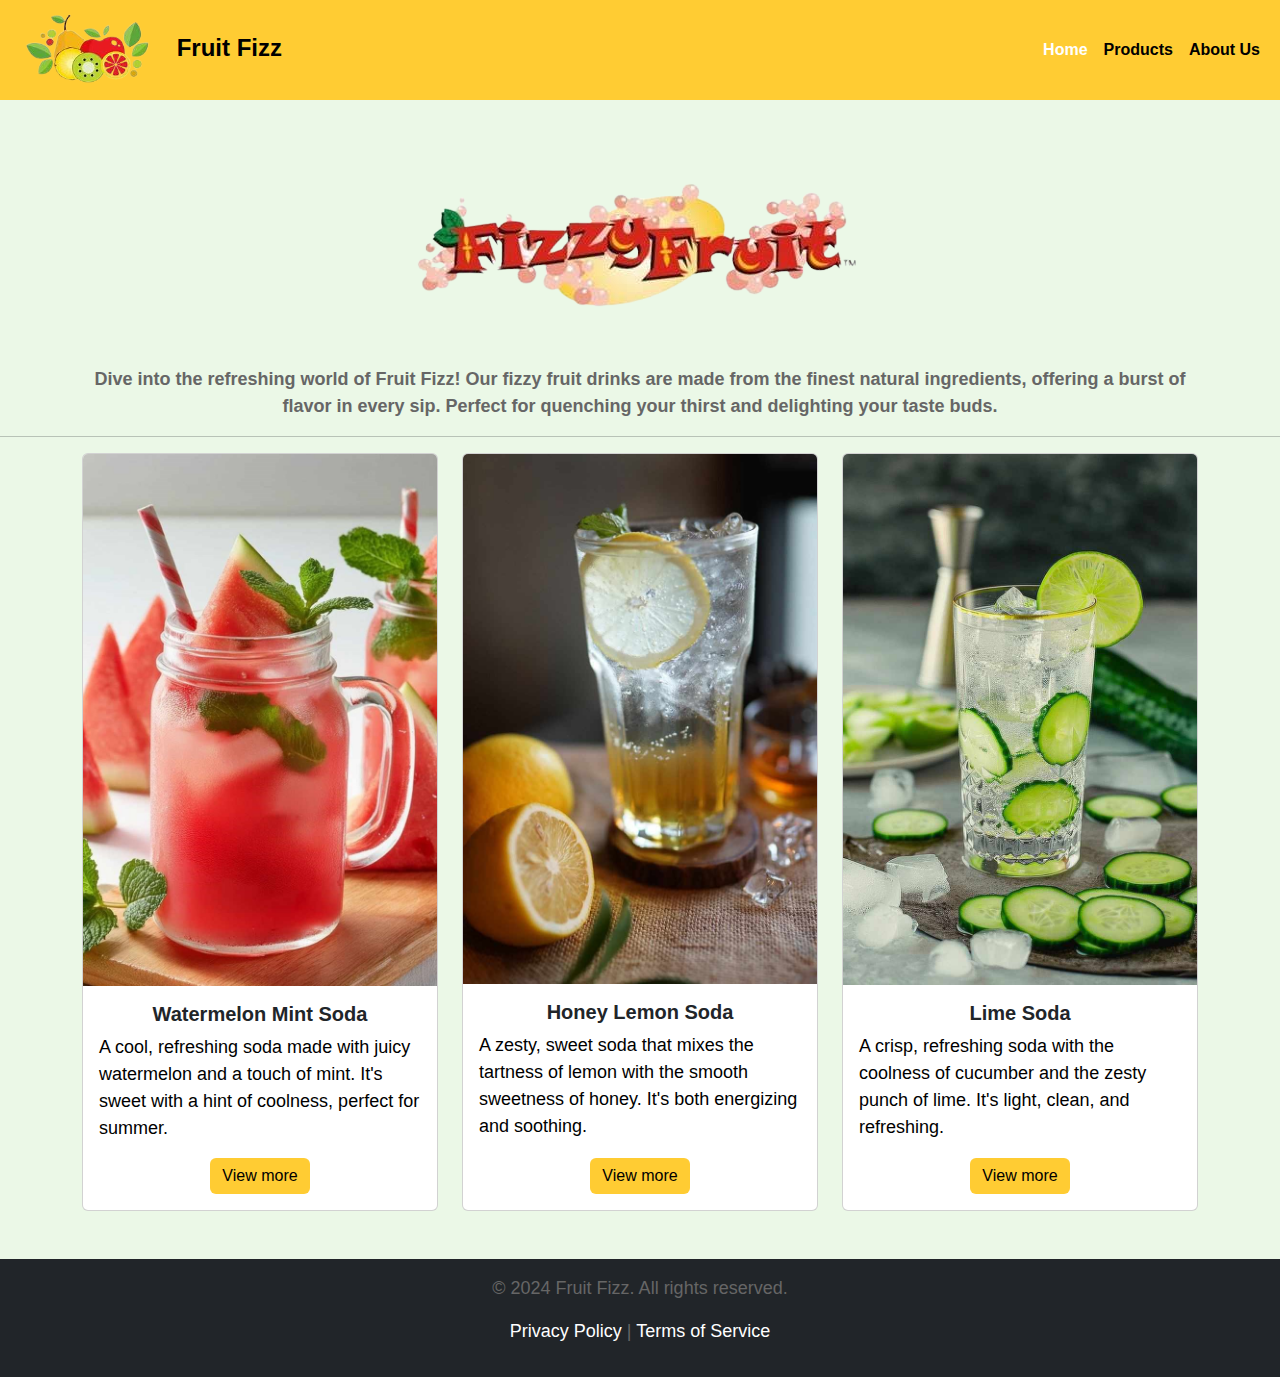
<file: index.html>
<!DOCTYPE html>
<html lang="en">
<head>
    <meta charset="UTF-8">
    <meta name="viewport" content="width=device-width, initial-scale=1.0">
    <title>Fruit Fizz</title>
    <link href="https://cdn.jsdelivr.net/npm/bootstrap@5.3.1/dist/css/bootstrap.min.css" rel="stylesheet">
    <link rel="stylesheet" href="style.css">
    <link rel="shortcut icon" href="1.jpg">
    <style>
        .btn-yellow {
            background-color: #FFCC33;
            color: #000;
            border: none;
        }

        .btn-yellow:hover {
            background-color: #ff3333 !important; /* Change hover color to red */
            color: #fff !important;
        }

        .card-body {
            display: flex;
            flex-direction: column;
            justify-content: center;
            align-items: center;
        }

        .navbar-toggler-icon {
            background-image: url("data:image/svg+xml,%3Csvg xmlns='http://www.w3.org/2000/svg' viewBox='0 0 30 30'%3E%3Cpath stroke='rgba%280, 0, 0, 1%29' stroke-width='2' linecap='round' linejoin='round' d='M4 7h22M4 15h22M4 23h22'/%3E%3C/svg%3E");
        }
    </style>
</head>
<body>
    <nav class="navbar navbar-expand-lg navbar-dark" style="background-color: #FFCC33; height: 100px;">
        <div class="container-fluid">
            <a class="navbar-brand" href="#">
                <img src="4.png" alt="Fruit Fizz Logo" width="150" height="140" class="d-inline-block align-text-center me-2">
                Fruit Fizz
            </a>
            <button class="navbar-toggler" type="button" data-bs-toggle="collapse" data-bs-target="#navbarNav" aria-controls="navbarNav" aria-expanded="false" aria-label="Toggle navigation">
                <span class="navbar-toggler-icon"></span>
            </button>
            <div class="collapse navbar-collapse" id="navbarNav">
                <ul class="navbar-nav ms-auto">
                    <li class="nav-item">
                        <a class="nav-link active" href="index.html">Home</a>
                    </li>
                    <li class="nav-item">
                        <a class="nav-link" href="product.html">Products</a>
                    </li>
                    <li class="nav-item">
                        <a class="nav-link" href="aboutus.html">About Us</a>
                    </li>
                </ul>
            </div>
        </div>
    </nav> 

    <main class="container text-center mt-4">
        <img src="6.png" alt="Centered Photo" class="img-fluid mt-4">
        <p class="mt-4">
            <b>Dive into the refreshing world of Fruit Fizz! Our fizzy fruit drinks are made from the finest natural ingredients, offering a burst of flavor in every sip. Perfect for quenching your thirst and delighting your taste buds.</b>
        </p>
    </main>
    
    <hr>
    
    <div class="container">
        <div class="row">
            <div class="col-md-4 mb-4 d-flex align-items-stretch">
                <div class="card" style="width: 100%;">
                    <img src="8.jpg" class="card-img-top" alt="CLOUD TOUCH FIXING TINT">
                    <div class="card-body">
                        <h5 class="card-title"><b>Watermelon Mint Soda</b></h5>
                        <p class="card-text flex-grow-1">A cool, refreshing soda made with juicy watermelon and a touch of mint. It's sweet with a hint of coolness, perfect for summer.</p>
                        <a href="product.html" class="btn btn-yellow">View more</a>
                    </div>
                </div>
            </div>
            <div class="col-md-4 mb-4 d-flex align-items-stretch">
                <div class="card" style="width: 100%;">
                    <img src="9.jpg" class="card-img-top" alt="BASIC COLLECTION SPARKLING YOU ILLUMINATOR [HIGHLIGHTER]">
                    <div class="card-body">
                        <h5 class="card-title"><b>Honey Lemon Soda</b></h5>
                        <p class="card-text flex-grow-1">A zesty, sweet soda that mixes the tartness of lemon with the smooth sweetness of honey. It's both energizing and soothing.</p>
                        <a href="product.html" class="btn btn-yellow">View more</a>
                    </div>
                </div>
            </div>
            <div class="col-md-4 mb-4 d-flex align-items-stretch">
                <div class="card" style="width: 100%;">
                    <img src="7.jpg" class="card-img-top" alt="LASHBOOM ULTRA VOLUME MASCARA">
                    <div class="card-body">
                        <h5 class="card-title"><b>Lime Soda</b></h5>
                        <p class="card-text flex-grow-1">A crisp, refreshing soda with the coolness of cucumber and the zesty punch of lime. It's light, clean, and refreshing.
                        </p>
                        <a href="product.html" class="btn btn-yellow">View more</a>
                    </div>
                </div>
            </div>
        </div>
    </div>

    <footer class="bg-dark text-white text-center py-3 mt-4">
        <div class="container">
            <p>&copy; 2024 Fruit Fizz. All rights reserved.</p>
            <p>
                <a href="privacy.html" class="text-white text-decoration-none">Privacy Policy</a> | 
                <a href="terms.html" class="text-white text-decoration-none">Terms of Service</a>
            </p>
        </div>
    </footer>

    <script src="https://cdn.jsdelivr.net/npm/bootstrap@5.3.1/dist/js/bootstrap.bundle.min.js"></script>
</body>
</html>
</file>
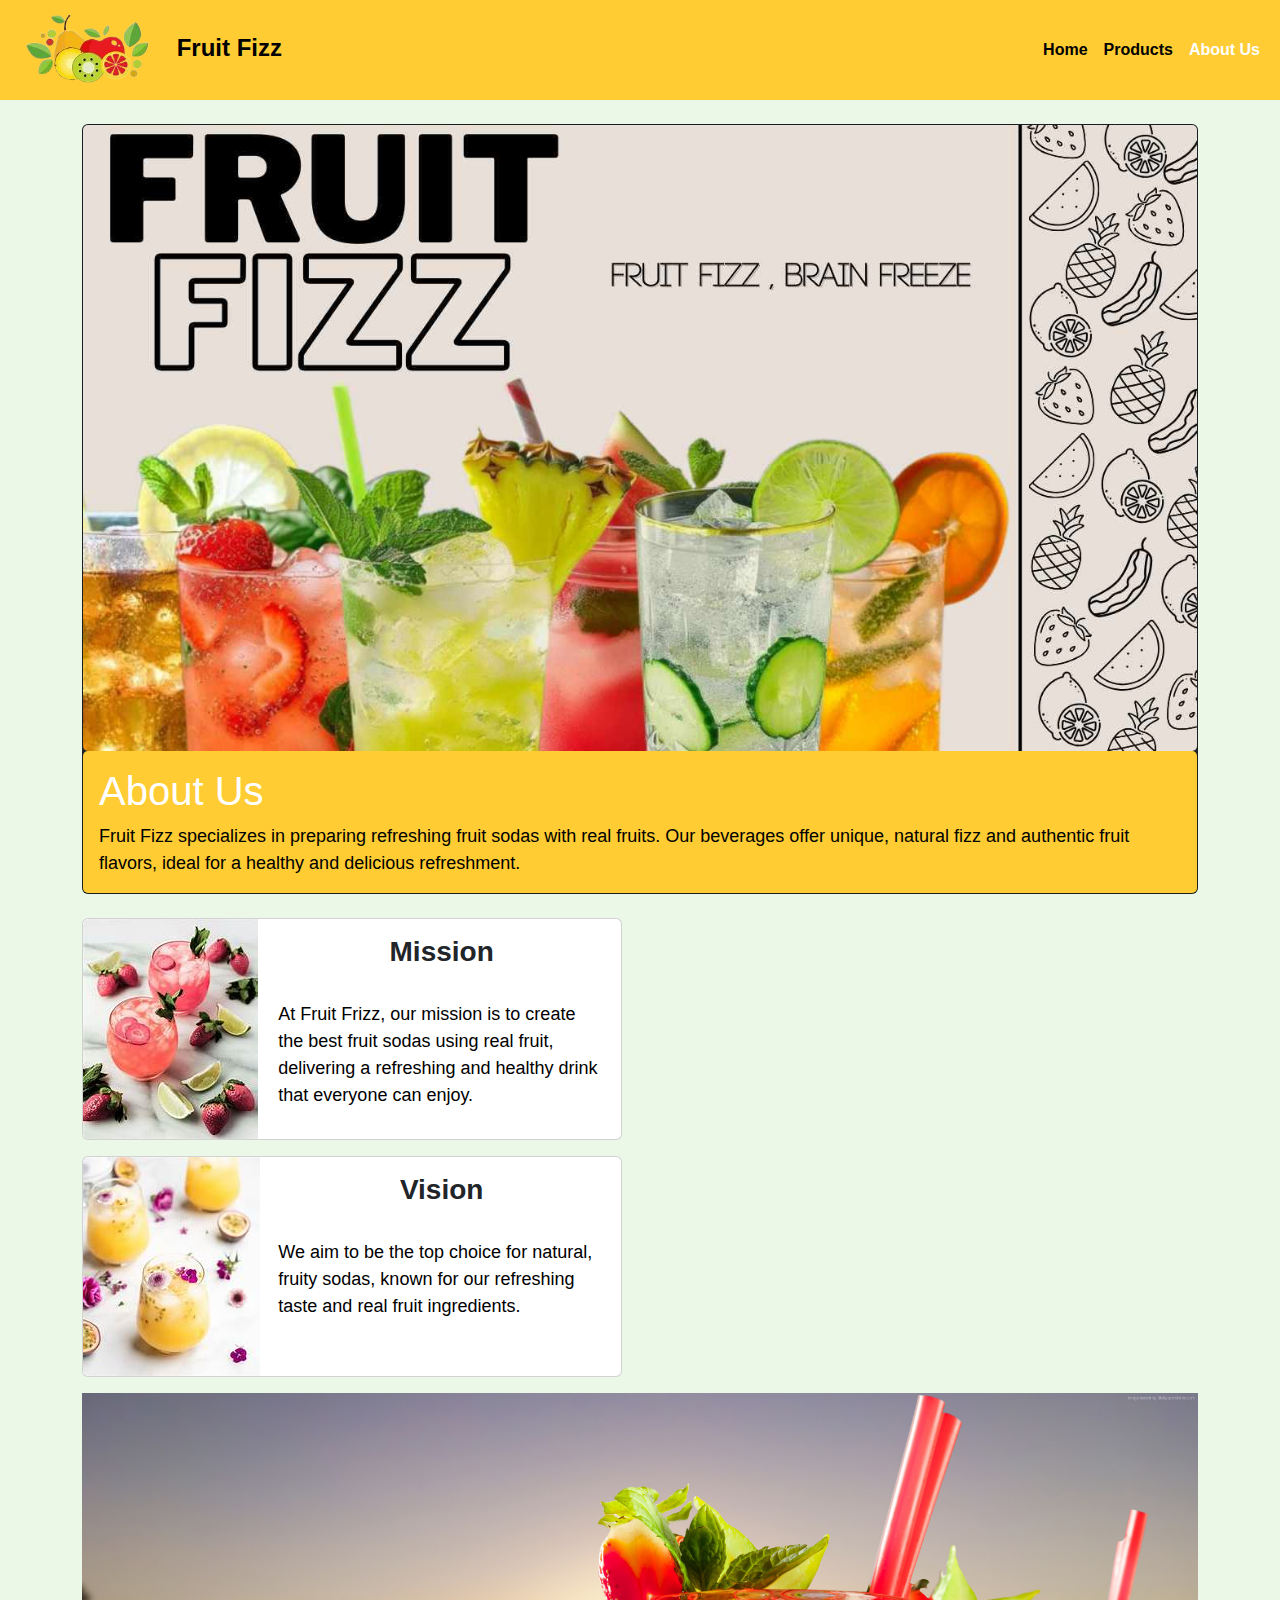
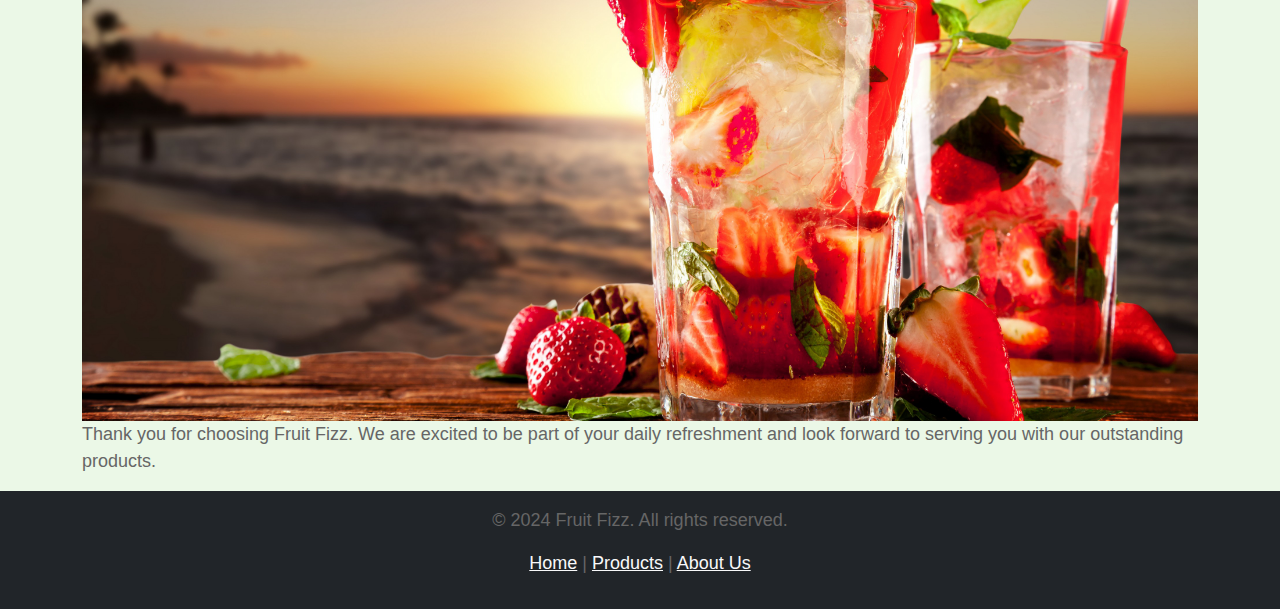
<file: aboutus.html>
<!DOCTYPE html>
<html lang="en">
<head>
    <meta charset="UTF-8">
    <meta name="viewport" content="width=device-width, initial-scale=1.0">
    <title>About Us - Fruit Fizz</title>
    <link href="https://cdn.jsdelivr.net/npm/bootstrap@5.3.1/dist/css/bootstrap.min.css" rel="stylesheet">
    <link rel="stylesheet" href="style.css">
    <link rel="shortcut icon" href="1.jpg">
</head>
<body>
    <nav class="navbar navbar-expand-lg navbar-dark" style="background-color: #FFCC33; height: 100px;">
        <div class="container-fluid">
            <a class="navbar-brand" href="#">
                <img src="4.png" alt="Fruit Fizz Logo" width="150" height="140" class="d-inline-block align-text-center me-2">
                Fruit Fizz
            </a>
            <button class="navbar-toggler" type="button" data-bs-toggle="collapse" data-bs-target="#navbarNav" aria-controls="navbarNav" aria-expanded="false" aria-label="Toggle navigation">
                <span class="navbar-toggler-icon"></span>
            </button>
            <div class="collapse navbar-collapse" id="navbarNav">
                <ul class="navbar-nav ms-auto">
                    <li class="nav-item">
                        <a class="nav-link" href="index.html">Home</a>
                    </li>
                    <li class="nav-item">
                        <a class="nav-link" href="product.html">Products</a>
                    </li>
                    <li class="nav-item">
                        <a class="nav-link active" href="aboutus.html">About Us</a>
                    </li>
                </ul>
            </div>
        </div>
    </nav>
    
    <main class="container mt-4">
        <div class="card text-bg-dark">
            <img src="17.jpg" class="card-img" alt="About Us Image">
            <div class="card-img-overlay">
                <h1 class="card-title">About Us</h1>
                <p class="card-text">Fruit Fizz specializes in preparing refreshing fruit sodas with real fruits. Our beverages offer unique, natural fizz and authentic fruit flavors, ideal for a healthy and delicious refreshment.</p>
            </div>
        </div><br>
        <div class="card mb-3" style="max-width: 540px;">
            <div class="row g-0">
              <div class="col-md-4">
                <img src="14.jpg" class="img-fluid rounded-start" alt="...">
              </div>
              <div class="col-md-8">
                <div class="card-body">
                  <h3 class="card-title"><b>Mission</b></h3><br>
                  <p class="card-text">At Fruit Frizz, our mission is to create the best fruit sodas using real fruit, delivering a refreshing and healthy drink that everyone can enjoy.</p>
                </div>
              </div>
            </div>
          </div>
          <div class="card mb-3" style="max-width: 540px;">
            <div class="row g-0">
              <div class="col-md-4">
                <img src="15.jpg" class="img-fluid rounded-start" alt="...">
              </div>
              <div class="col-md-8">
                <div class="card-body">
                  <h3 class="card-title"><b>Vision</b></h3><br>
                  <p class="card-text">We aim to be the top choice for natural, fruity sodas, known for our refreshing taste and real fruit ingredients.</p>
                </div>
              </div>
            </div>
          </div>
          <img src="10.jpg" class="card-img" alt="About Us Image">
        <p>
            Thank you for choosing Fruit Fizz. We are excited to be part of your daily refreshment and look forward to serving you with our outstanding products.
        </p>
    </main>

    <footer class="bg-dark text-light text-center py-3">
        <p>&copy; 2024 Fruit Fizz. All rights reserved.</p>
        <p>
            <a href="index.html" class="text-light">Home</a> | 
            <a href="product.html" class="text-light">Products</a> | 
            <a href="aboutus.html" class="text-light">About Us</a>
        </p>
    </footer>

    <script src="https://cdn.jsdelivr.net/npm/bootstrap@5.3.1/dist/js/bootstrap.bundle.min.js"></script>
</body>
</html>
</file>
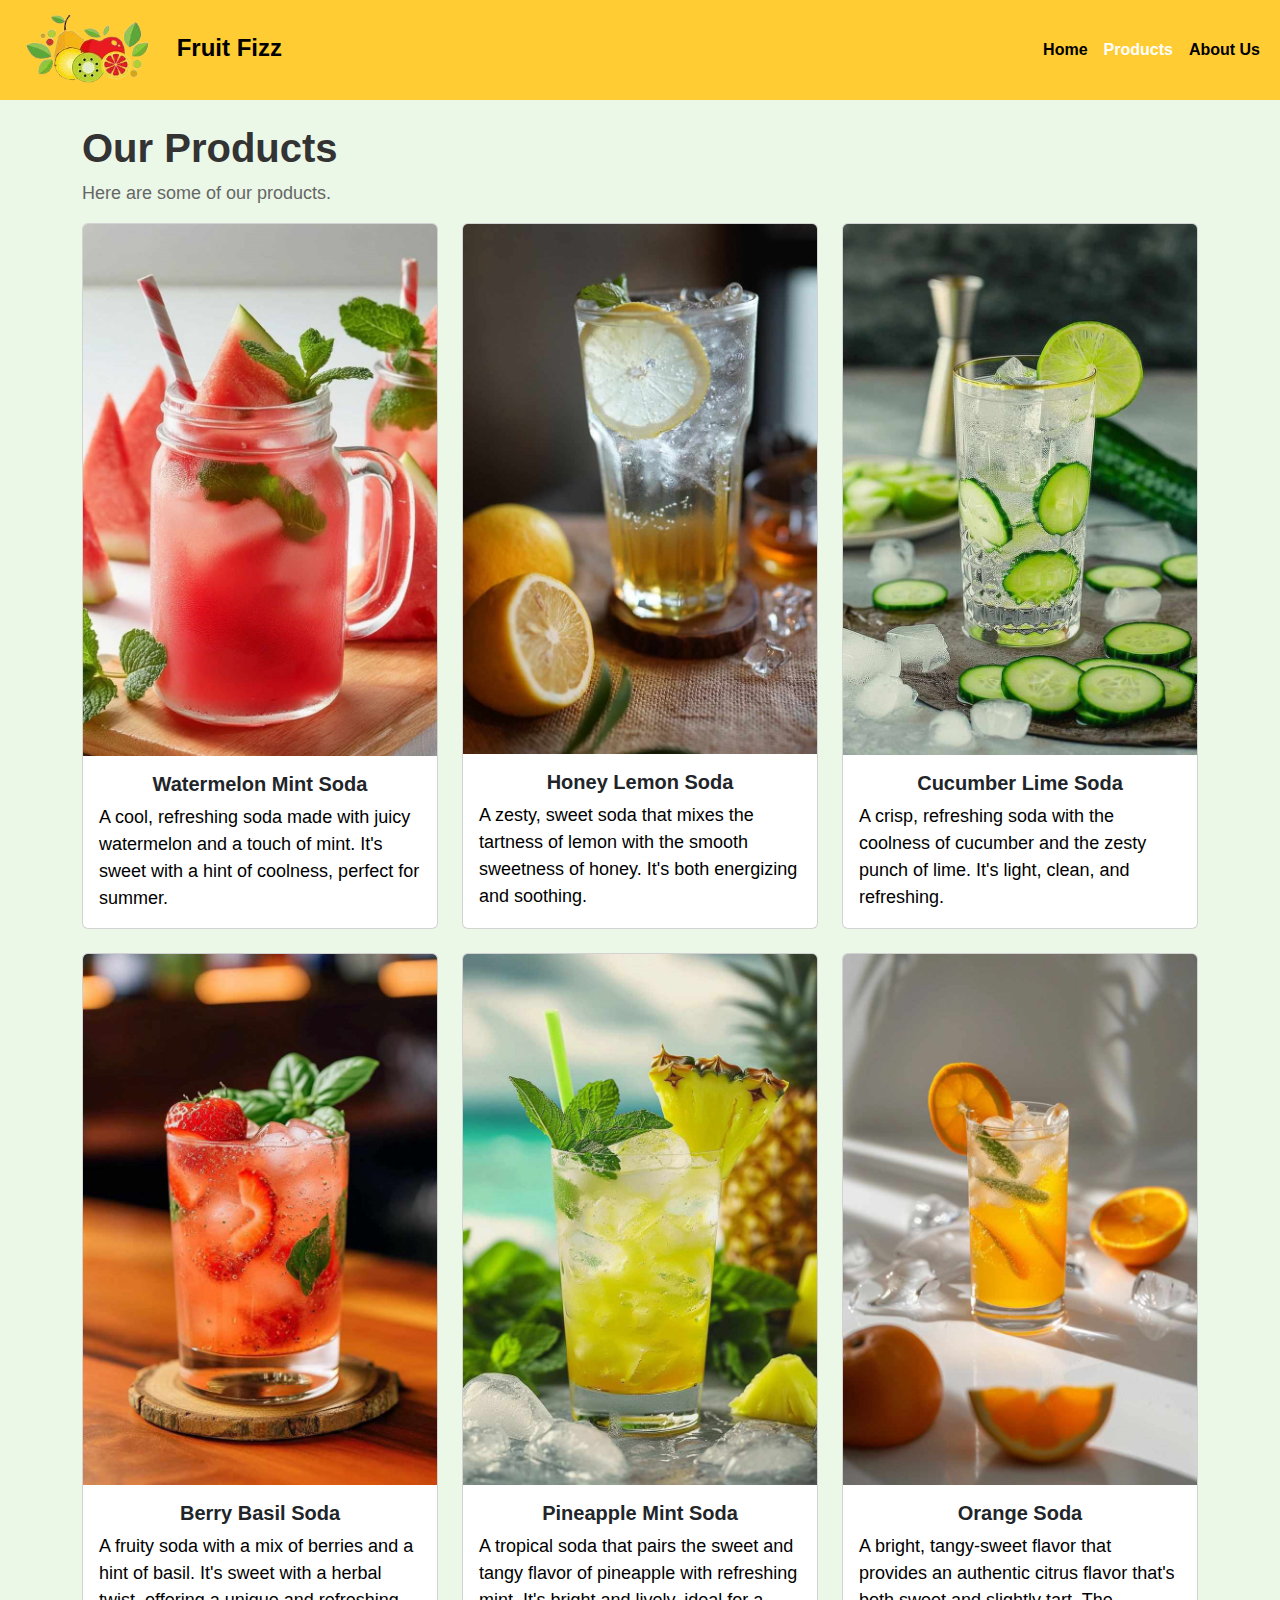
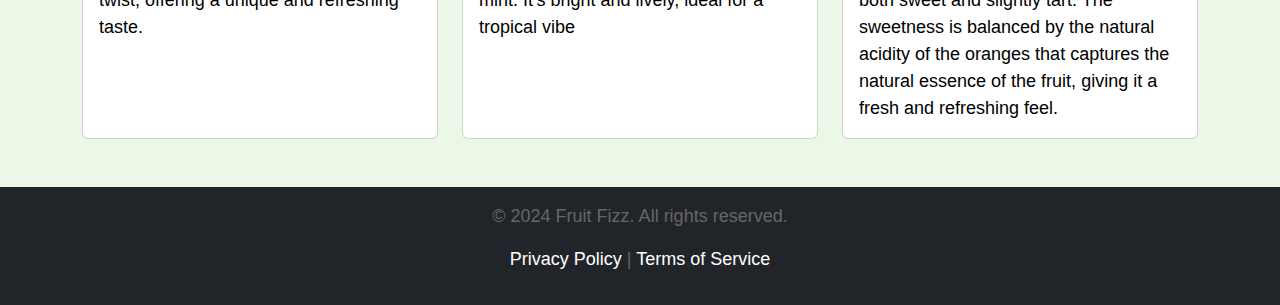
<file: product.html>
<!DOCTYPE html>
<html lang="en">
<head>
    <meta charset="UTF-8">
    <meta name="viewport" content="width=device-width, initial-scale=1.0">
    <title>Fruit Fizz</title>
    <link href="https://cdn.jsdelivr.net/npm/bootstrap@5.3.1/dist/css/bootstrap.min.css" rel="stylesheet">
    <link rel="stylesheet" href="style.css">
    <link rel="shortcut icon" href="1.jpg">
</head>
<body>
    <nav class="navbar navbar-expand-lg navbar-dark" style="background-color: #FFCC33; height: 100px;">
        <div class="container-fluid">
            <a class="navbar-brand" href="#">
                <img src="4.png" alt="Fruit Fizz Logo" width="150" height="140" class="d-inline-block align-text-center me-2">
                Fruit Fizz
            </a>
            <button class="navbar-toggler" type="button" data-bs-toggle="collapse" data-bs-target="#navbarNav" aria-controls="navbarNav" aria-expanded="false" aria-label="Toggle navigation">
                <span class="navbar-toggler-icon"></span>
            </button>
            <div class="collapse navbar-collapse" id="navbarNav">
                <ul class="navbar-nav ms-auto">
                    <li class="nav-item">
                        <a class="nav-link" href="index.html">Home</a>
                    </li>
                    <li class="nav-item">
                        <a class="nav-link active" href="product.html">Products</a>
                    </li>
                    <li class="nav-item">
                        <a class="nav-link" href="aboutus.html">About Us</a>
                    </li>
                </ul>
            </div>
        </div>
    </nav>
    <main class="container mt-4">
        <h1><b>Our Products</b></h1>
        <p>Here are some of our products.</p>
    </main>

    <div class="container">
        <div class="row">
            <div class="col-md-4 mb-4 d-flex align-items-stretch">
                <div class="card" style="width: 100%;">
                    <img src="8.jpg" class="card-img-top" alt="CLOUD TOUCH FIXING TINT">
                    <div class="card-body d-flex flex-column">
                        <h5 class="card-title"><b>Watermelon Mint Soda</b></h5>
                        <p class="card-text flex-grow-1">A cool, refreshing soda made with juicy watermelon and a touch of mint. It's sweet with a hint of coolness, perfect for summer.</p>
                    </div>
                </div>
            </div>
            <div class="col-md-4 mb-4 d-flex align-items-stretch">
                <div class="card" style="width: 100%;">
                    <img src="9.jpg" class="card-img-top" alt="BASIC COLLECTION SPARKLING YOU ILLUMINATOR [HIGHLIGHTER]">
                    <div class="card-body d-flex flex-column">
                        <h5 class="card-title"><b>Honey Lemon Soda</b></h5>
                        <p class="card-text flex-grow-1">A zesty, sweet soda that mixes the tartness of lemon with the smooth sweetness of honey. It's both energizing and soothing.</p>
                    </div>
                </div>
            </div>
            <div class="col-md-4 mb-4 d-flex align-items-stretch">
                <div class="card" style="width: 100%;">
                    <img src="7.jpg" class="card-img-top" alt="LASHBOOM ULTRA VOLUME MASCARA">
                    <div class="card-body d-flex flex-column">
                        <h5 class="card-title"><b>Cucumber Lime Soda</b></h5>
                        <p class="card-text flex-grow-1">A crisp, refreshing soda with the coolness of cucumber and the zesty punch of lime. It's light, clean, and refreshing.
                        </p>
                    </div>
                </div>
            </div>
        </div>
    </div>

    <div class="container">
        <div class="row">
            <div class="col-md-4 mb-4 d-flex align-items-stretch">
                <div class="card" style="width: 100%;">
                    <img src="11.jpg" class="card-img-top" alt="CLOUD TOUCH FIXING TINT">
                    <div class="card-body d-flex flex-column">
                        <h5 class="card-title"><b>Berry Basil Soda</b></h5>
                        <p class="card-text flex-grow-1">A fruity soda with a mix of berries and a hint of basil. It's sweet with a herbal twist, offering a unique and refreshing taste.</p>
                    </div>
                </div>
            </div>
            <div class="col-md-4 mb-4 d-flex align-items-stretch">
                <div class="card" style="width: 100%;">
                    <img src="12.jpg" class="card-img-top" alt="BASIC COLLECTION SPARKLING YOU ILLUMINATOR [HIGHLIGHTER]">
                    <div class="card-body d-flex flex-column">
                        <h5 class="card-title"><b>Pineapple Mint Soda</b></h5>
                        <p class="card-text flex-grow-1">A tropical soda that pairs the sweet and tangy flavor of pineapple with refreshing mint. It's bright and lively, ideal for a tropical vibe</p>
                    </div>
                </div>
            </div>
            <div class="col-md-4 mb-4 d-flex align-items-stretch">
                <div class="card" style="width: 100%;">
                    <img src="13.jpg" class="card-img-top" alt="LASHBOOM ULTRA VOLUME MASCARA">
                    <div class="card-body d-flex flex-column">
                        <h5 class="card-title"><b>Orange Soda</b></h5>
                        <p class="card-text flex-grow-1">A bright, tangy-sweet flavor that provides an authentic citrus flavor that's both sweet and slightly tart. The sweetness is balanced by the natural acidity of the oranges that captures the natural essence of the fruit, 
                            giving it a fresh and refreshing feel.</p>
                    </div>
                </div>
            </div>
        </div>
    </div>

    <footer class="bg-dark text-white text-center py-3 mt-4">
        <div class="container">
            <p>&copy; 2024 Fruit Fizz. All rights reserved.</p>
            <p>
                <a href="privacy.html" class="text-white text-decoration-none">Privacy Policy</a> | 
                <a href="terms.html" class="text-white text-decoration-none">Terms of Service</a>
            </p>
        </div>
    </footer>
    <script src="https://cdn.jsdelivr.net/npm/bootstrap@5.3.1/dist/js/bootstrap.bundle.min.js"></script>
</body>
</html>
</file>
<file: style.css>
body {
    font-family: Arial, sans-serif;
    margin: 0;
    padding: 0;
    background-color: rgb(235, 248, 231);
}

h1 {
    color: #333;
}

p {
    font-size: 18px;
    color: #666;
}

/* Navbar styles */
.navbar {
    z-index: 1000; /* Ensure navbar is above other elements */
    position: relative; /* Ensure z-index is effective */
}

/* Navbar text color */
.navbar-nav .nav-link {
    color: black; /* Default text color */
    font-weight: bold; /* Make text bold */
}

.navbar-nav .nav-link.active {
    color: white; /* Color for the active link */
    background-color: #FFCC33; /* Optional: Highlight background color for the active link */
}

.navbar-brand {
    color: black; /* Color for the brand text */
    font-weight: bold; /* Make brand text bold */
    font-size: 1.5rem; /* Increase font size for the brand name */
}

.navbar-brand img {
    vertical-align: middle; /* Align image vertically with text */
}

/* Ensure the navbar adjusts for smaller screens */
@media (max-width: 768px) {
    .navbar-brand img {
        width: 120px; /* Adjust image size for smaller screens */
        height: auto; /* Maintain aspect ratio */
    }

    .navbar-nav .nav-link {
        font-size: 14px; /* Adjust font size for smaller screens */
    }
}

/* Button styles */
.btn-info {
    background-color: #FFCC33; /* Yellow background */
    border-color: #FFCC33; /* Yellow border */
}

.btn-info:hover {
    background-color: #4CAF50; /* Green background on hover */
    border-color: #4CAF50; /* Green border on hover */
}

/* Card text color */
.card-text {
    color: black; /* Black text color */
}

/* Ensure card overlay text is readable */
.card-img-overlay {
    position: relative; /* Position relative to stack with z-index */
    background-color: #FFCC33;
}

.btn-yellow {
    background-color: #FFCC33;
    color: #000;
    border: none;
}

.btn-yellow:hover {
    background-color: #ff3333; /* Change hover color to red */
    color: #fff;
}

.card-body {
    display: flex;
    flex-direction: column;
    justify-content: center;
    align-items: center;
}


.navbar-toggler-icon {
    background-image: url("data:image/svg+xml,%3Csvg xmlns='http://www.w3.org/2000/svg' viewBox='0 0 30 30'%3E%3Cpath stroke='rgba%280, 0, 0, 1%29' stroke-width='2' linecap='round' linejoin='round' d='M4 7h22M4 15h22M4 23h22'/%3E%3C/svg%3E");
}
</file>
